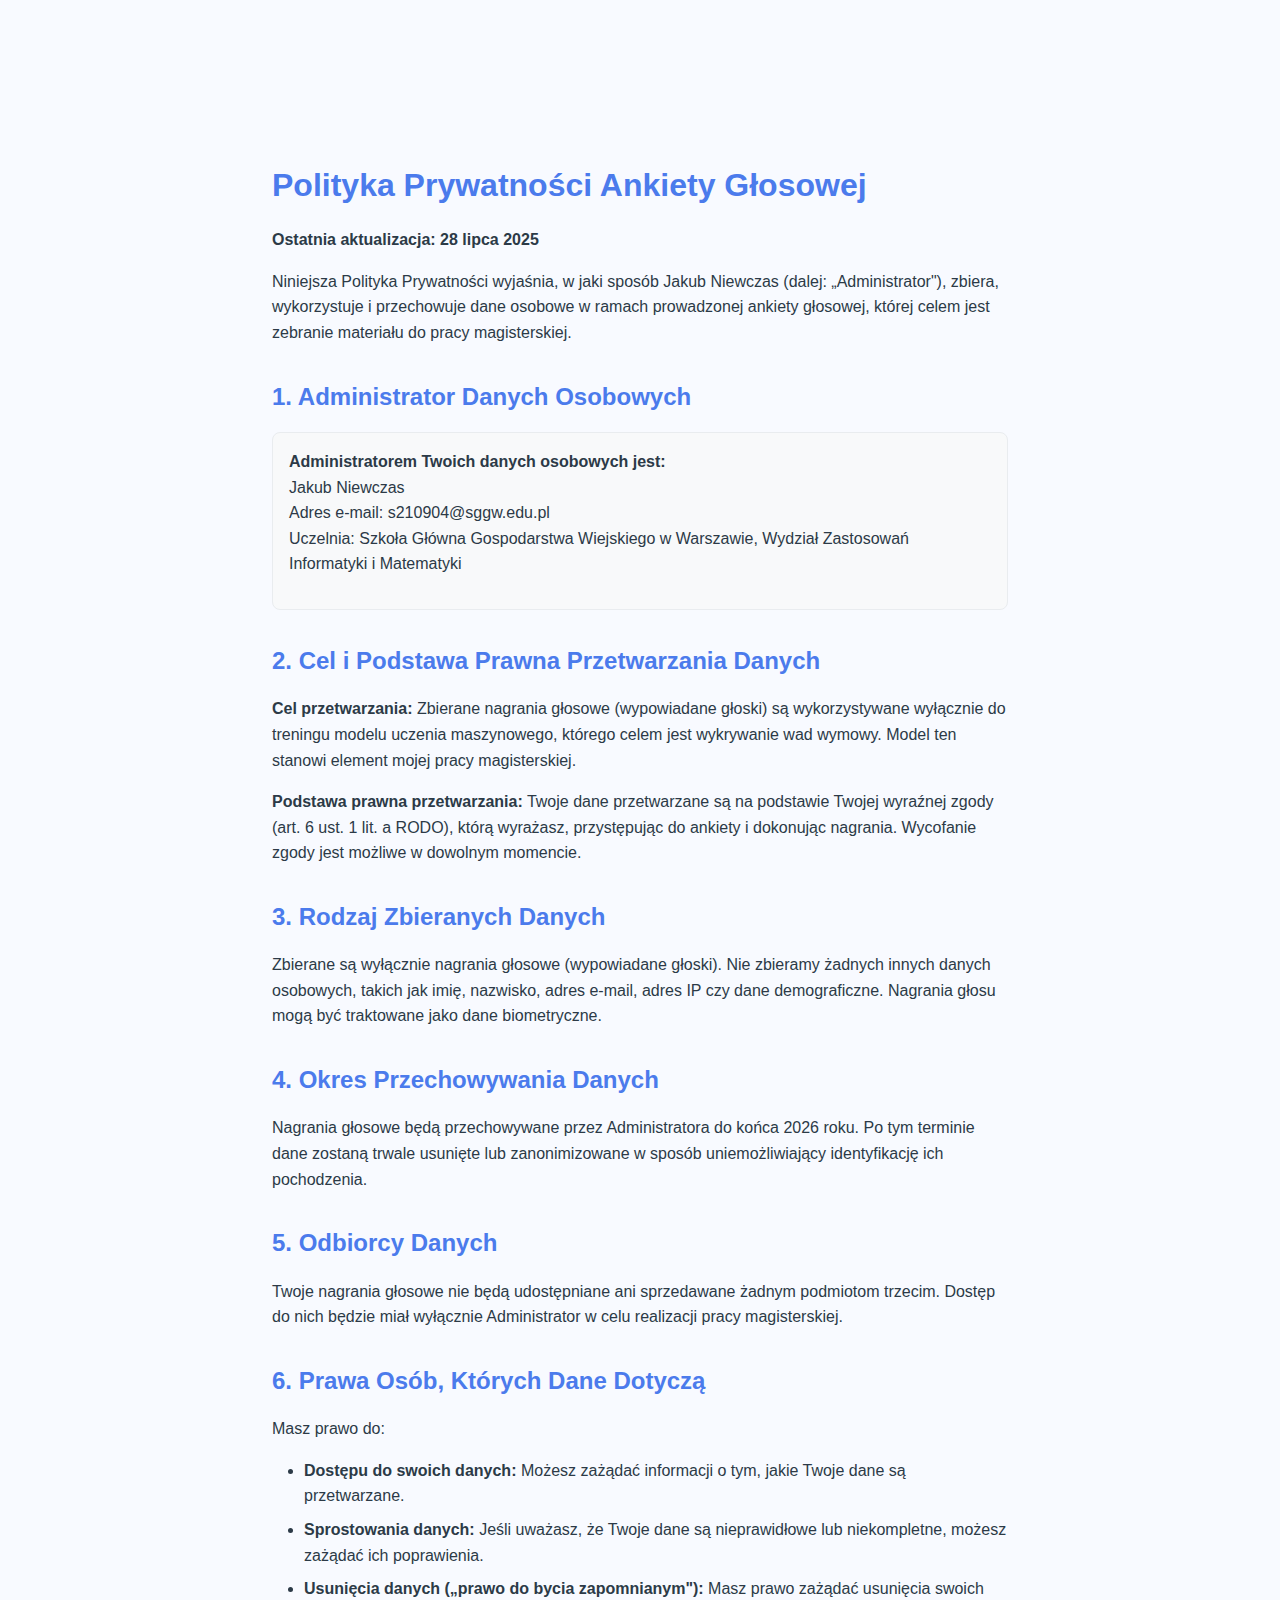
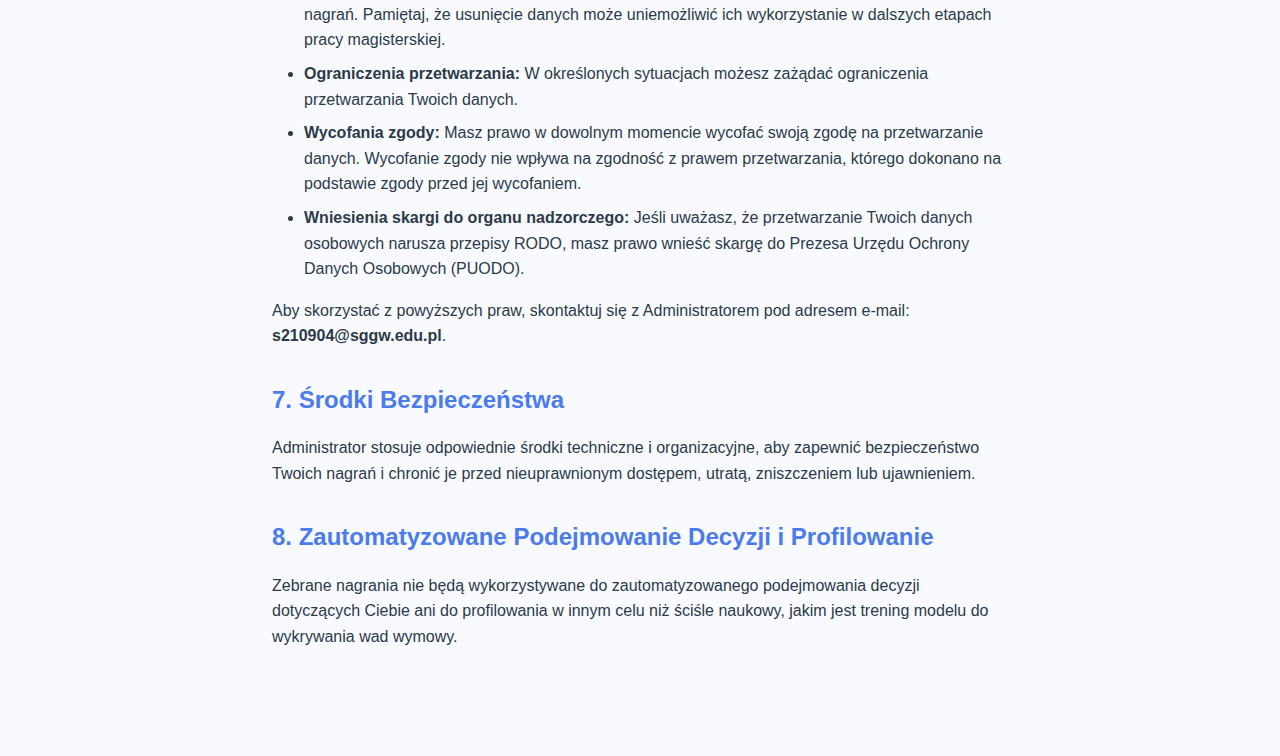
<file: frontend/privacy-policy.html>
<!DOCTYPE html>
<html lang="pl">
<head>
    <meta charset="UTF-8">
    <meta name="viewport" content="width=device-width, initial-scale=1.0">
    <title>Polityka Prywatności - Ankieta Głosowa</title>
    <style>
        :root {
            --primary-color: #4B7BEC;
            --background-color: #F8FAFF;
            --text-primary-color: #2C3A47;
            --background-secondary-color: #f8f9fa;
            --border-color: #e9ecef;
        }
        
        * {
            box-sizing: border-box;
            margin: 0;
            padding: 0;
        }
        
        html {
            scroll-behavior: smooth;
        }
        
        body {
            margin: 0;
            padding: 0;
            font-family: 'Segoe UI', Tahoma, Geneva, Verdana, sans-serif;
            background-color: var(--background-color);
            color: var(--text-primary-color);
            display: block;
            align-items: unset;
            justify-content: unset;
            min-height: unset;
            height: auto;
            overflow-x: hidden;
            overflow-y: auto;
            position: static;
        }
        
        .privacy-policy-container {
            max-width: 800px;
            margin: 10% auto 0 auto;
            padding: 2rem 2rem 10vh 2rem;
            line-height: 1.6;
            color: var(--text-primary-color, #333333);
            box-sizing: border-box;
            position: relative;
            top: 0;
        }
        
        .privacy-policy h1 {
            color: var(--primary-color, #007bff);
            margin-bottom: 1rem;
            margin-top: 0;
            font-size: 2rem;
            font-weight: 600;
        }
        
        .privacy-policy h2 {
            color: var(--primary-color, #007bff);
            margin-top: 2rem;
            margin-bottom: 1rem;
            font-size: 1.5rem;
            font-weight: 600;
        }
        
        .privacy-policy p {
            margin-bottom: 1rem;
            font-size: 1rem;
        }
        
        .privacy-policy ul {
            margin-bottom: 1rem;
            padding-left: 2rem;
        }
        
        .privacy-policy li {
            margin-bottom: 0.5rem;
            font-size: 1rem;
        }
        
        .contact-info {
            background-color: var(--background-secondary-color, #f8f9fa);
            padding: 1rem;
            border-radius: 8px;
            margin: 1rem 0;
            border: 1px solid var(--border-color, #e9ecef);
        }
        
        @media (max-width: 768px) {
            .privacy-policy-container {
                padding: 1rem 1rem 15vh 1rem;
            }
            
            .privacy-policy h1 {
                font-size: 1.5rem;
            }
            
            .privacy-policy h2 {
                font-size: 1.2rem;
            }
        }
        
        @media (max-width: 480px) {
            body {
                overflow-y: auto;
                height: auto;
            }
            
            .privacy-policy-container {
                padding: 0.5rem 0.5rem 20vh 0.5rem;
                min-height: auto;
            }
            
            .privacy-policy h1 {
                font-size: 1.3rem;
            }
            
            .privacy-policy h2 {
                font-size: 1.1rem;
            }
        }
    </style>
</head>
<body>

    <div class="privacy-policy-container">
        <div class="privacy-policy">
            <h1>Polityka Prywatności Ankiety Głosowej</h1>
            
            <p><strong>Ostatnia aktualizacja: 28 lipca 2025</strong></p>
            
            <p>Niniejsza Polityka Prywatności wyjaśnia, w jaki sposób Jakub Niewczas (dalej: „Administrator"), zbiera, wykorzystuje i przechowuje dane osobowe w ramach prowadzonej ankiety głosowej, której celem jest zebranie materiału do pracy magisterskiej.</p>

            <h2>1. Administrator Danych Osobowych</h2>
            <div class="contact-info">
                <p><strong>Administratorem Twoich danych osobowych jest:</strong><br>
                Jakub Niewczas<br>
                Adres e-mail: s210904@sggw.edu.pl<br>
                Uczelnia: Szkoła Główna Gospodarstwa Wiejskiego w Warszawie, Wydział Zastosowań Informatyki i Matematyki</p>
            </div>

            <h2>2. Cel i Podstawa Prawna Przetwarzania Danych</h2>
            <p><strong>Cel przetwarzania:</strong> Zbierane nagrania głosowe (wypowiadane głoski) są wykorzystywane wyłącznie do treningu modelu uczenia maszynowego, którego celem jest wykrywanie wad wymowy. Model ten stanowi element mojej pracy magisterskiej.</p>
            
            <p><strong>Podstawa prawna przetwarzania:</strong> Twoje dane przetwarzane są na podstawie Twojej wyraźnej zgody (art. 6 ust. 1 lit. a RODO), którą wyrażasz, przystępując do ankiety i dokonując nagrania. Wycofanie zgody jest możliwe w dowolnym momencie.</p>

            <h2>3. Rodzaj Zbieranych Danych</h2>
            <p>Zbierane są wyłącznie nagrania głosowe (wypowiadane głoski). Nie zbieramy żadnych innych danych osobowych, takich jak imię, nazwisko, adres e-mail, adres IP czy dane demograficzne. Nagrania głosu mogą być traktowane jako dane biometryczne.</p>

            <h2>4. Okres Przechowywania Danych</h2>
            <p>Nagrania głosowe będą przechowywane przez Administratora do końca 2026 roku. Po tym terminie dane zostaną trwale usunięte lub zanonimizowane w sposób uniemożliwiający identyfikację ich pochodzenia.</p>

            <h2>5. Odbiorcy Danych</h2>
            <p>Twoje nagrania głosowe nie będą udostępniane ani sprzedawane żadnym podmiotom trzecim. Dostęp do nich będzie miał wyłącznie Administrator w celu realizacji pracy magisterskiej.</p>

            <h2>6. Prawa Osób, Których Dane Dotyczą</h2>
            <p>Masz prawo do:</p>
            <ul>
                <li><strong>Dostępu do swoich danych:</strong> Możesz zażądać informacji o tym, jakie Twoje dane są przetwarzane.</li>
                
                <li><strong>Sprostowania danych:</strong> Jeśli uważasz, że Twoje dane są nieprawidłowe lub niekompletne, możesz zażądać ich poprawienia.</li>
                
                <li><strong>Usunięcia danych („prawo do bycia zapomnianym"):</strong> Masz prawo zażądać usunięcia swoich nagrań. Pamiętaj, że usunięcie danych może uniemożliwić ich wykorzystanie w dalszych etapach pracy magisterskiej.</li>
                
                <li><strong>Ograniczenia przetwarzania:</strong> W określonych sytuacjach możesz zażądać ograniczenia przetwarzania Twoich danych.</li>
                
                <li><strong>Wycofania zgody:</strong> Masz prawo w dowolnym momencie wycofać swoją zgodę na przetwarzanie danych. Wycofanie zgody nie wpływa na zgodność z prawem przetwarzania, którego dokonano na podstawie zgody przed jej wycofaniem.</li>
                
                <li><strong>Wniesienia skargi do organu nadzorczego:</strong> Jeśli uważasz, że przetwarzanie Twoich danych osobowych narusza przepisy RODO, masz prawo wnieść skargę do Prezesa Urzędu Ochrony Danych Osobowych (PUODO).</li>
            </ul>
            
            <p>Aby skorzystać z powyższych praw, skontaktuj się z Administratorem pod adresem e-mail: <strong>s210904@sggw.edu.pl</strong>.</p>

            <h2>7. Środki Bezpieczeństwa</h2>
            <p>Administrator stosuje odpowiednie środki techniczne i organizacyjne, aby zapewnić bezpieczeństwo Twoich nagrań i chronić je przed nieuprawnionym dostępem, utratą, zniszczeniem lub ujawnieniem.</p>

            <h2>8. Zautomatyzowane Podejmowanie Decyzji i Profilowanie</h2>
            <p>Zebrane nagrania nie będą wykorzystywane do zautomatyzowanego podejmowania decyzji dotyczących Ciebie ani do profilowania w innym celu niż ściśle naukowy, jakim jest trening modelu do wykrywania wad wymowy.</p>
        </div>
    </div>
</body>
</html>
</file>
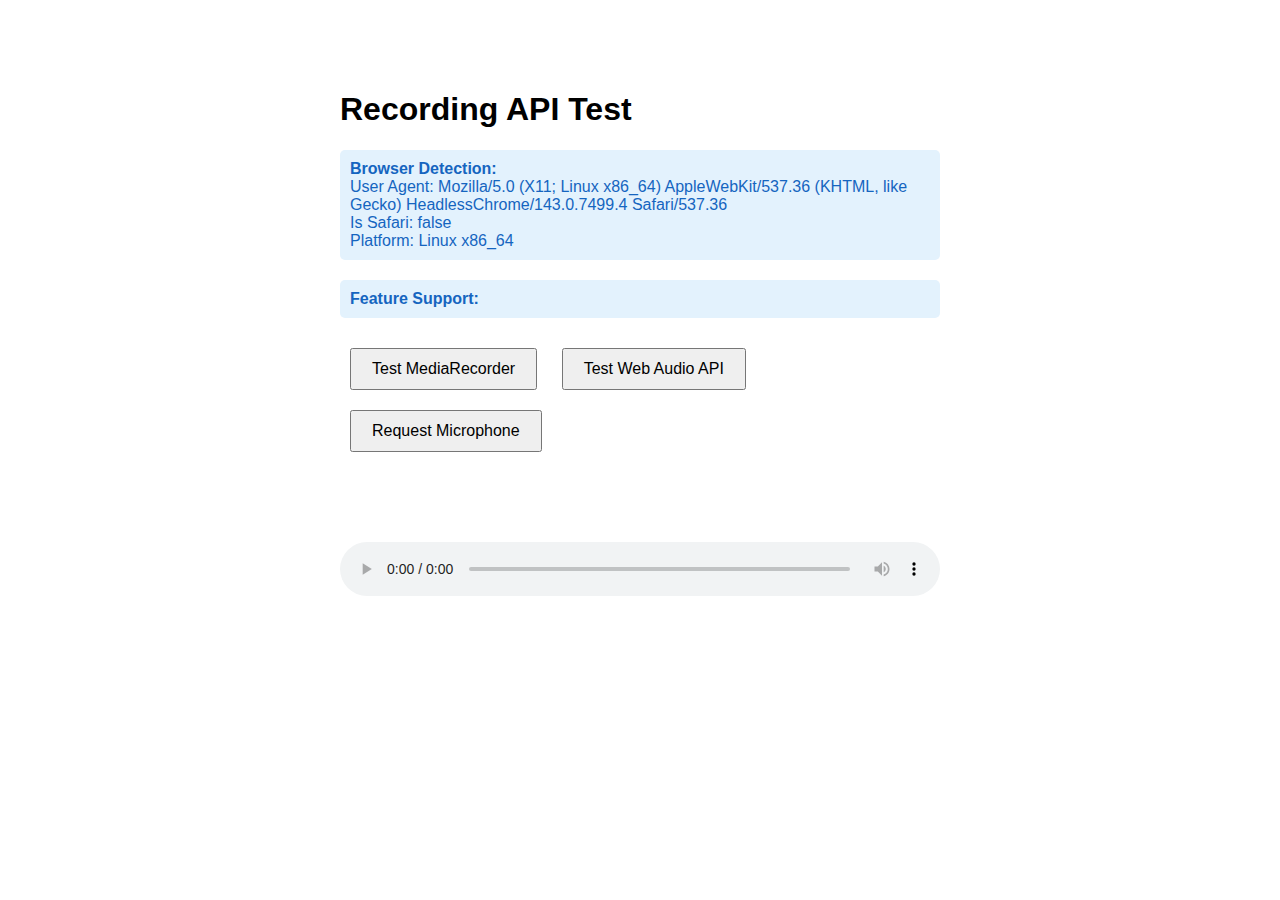
<file: frontend/test-recording.html>
<!DOCTYPE html>
<html lang="en">
<head>
    <meta charset="UTF-8">
    <meta name="viewport" content="width=device-width, initial-scale=1.0">
    <title>Recording Test</title>
    <style>
        body { 
            font-family: Arial, sans-serif; 
            max-width: 600px; 
            margin: 50px auto; 
            padding: 20px; 
        }
        button { 
            padding: 10px 20px; 
            margin: 10px; 
            font-size: 16px; 
        }
        .status { 
            margin: 20px 0; 
            padding: 10px; 
            border-radius: 5px; 
        }
        .info { background: #e3f2fd; color: #1565c0; }
        .success { background: #e8f5e8; color: #2e7d32; }
        .error { background: #ffebee; color: #c62828; }
    </style>
</head>
<body>
    <h1>Recording API Test</h1>
    
    <div id="browser-info" class="status info">
        <strong>Browser Detection:</strong>
        <div id="browser-details"></div>
    </div>
    
    <div id="feature-support" class="status info">
        <strong>Feature Support:</strong>
        <div id="features"></div>
    </div>
    
    <button onclick="testMediaRecorder()">Test MediaRecorder</button>
    <button onclick="testWebAudio()">Test Web Audio API</button>
    <button onclick="requestMic()">Request Microphone</button>
    
    <div id="status" class="status"></div>
    
    <audio id="playback" controls style="width: 100%; margin: 20px 0;"></audio>
    
    <script type="module">
        // Safari detection
        function isSafari() {
            return /^((?!chrome|android).)*safari/i.test(navigator.userAgent);
        }
        
        // Update browser info
        document.getElementById('browser-details').innerHTML = `
            User Agent: ${navigator.userAgent}<br>
            Is Safari: ${isSafari()}<br>
            Platform: ${navigator.platform}
        `;
        
        // Check feature support
        const features = [
            { name: 'MediaRecorder', supported: typeof MediaRecorder !== 'undefined' },
            { name: 'AudioContext', supported: typeof (window.AudioContext || window.webkitAudioContext) !== 'undefined' },
            { name: 'getUserMedia', supported: typeof navigator.mediaDevices?.getUserMedia !== 'undefined' },
            { name: 'AudioWorklet', supported: typeof AudioContext.prototype.audioWorklet !== 'undefined' }
        ];
        
        document.getElementById('features').innerHTML = features
            .map(f => `${f.name}: ${f.supported ? '✅' : '❌'}`)
            .join('<br>');
        
        let currentStream = null;
        
        window.requestMic = async function() {
            try {
                currentStream = await navigator.mediaDevices.getUserMedia({ audio: true });
                setStatus('Microphone access granted!', 'success');
            } catch (error) {
                setStatus(`Microphone error: ${error.message}`, 'error');
            }
        };
        
        window.testMediaRecorder = async function() {
            if (!currentStream) {
                setStatus('Please request microphone access first', 'error');
                return;
            }
            
            try {
                setStatus('Starting MediaRecorder test...', 'info');
                
                const mimeTypes = ['audio/wav', 'audio/mp4', 'audio/webm', 'audio/ogg'];
                let supportedType = mimeTypes.find(type => MediaRecorder.isTypeSupported(type));
                
                if (!supportedType) {
                    throw new Error('No supported MIME types');
                }
                
                const chunks = [];
                const recorder = new MediaRecorder(currentStream, { mimeType: supportedType });
                
                recorder.ondataavailable = (e) => chunks.push(e.data);
                recorder.onstop = () => {
                    const blob = new Blob(chunks, { type: supportedType });
                    setStatus(`MediaRecorder: ${blob.size} bytes recorded`, blob.size > 0 ? 'success' : 'error');
                    
                    if (blob.size > 0) {
                        const audio = document.getElementById('playback');
                        audio.src = URL.createObjectURL(blob);
                    }
                };
                
                recorder.start();
                setTimeout(() => recorder.stop(), 2000);
                
            } catch (error) {
                setStatus(`MediaRecorder error: ${error.message}`, 'error');
            }
        };
        
        window.testWebAudio = async function() {
            if (!currentStream) {
                setStatus('Please request microphone access first', 'error');
                return;
            }
            
            try {
                setStatus('Starting Web Audio API test...', 'info');
                
                const audioContext = new (window.AudioContext || window.webkitAudioContext)({ sampleRate: 44100 });
                const source = audioContext.createMediaStreamSource(currentStream);
                const processor = audioContext.createScriptProcessor(4096, 1, 1);
                
                const recordedData = [];
                
                processor.onaudioprocess = (e) => {
                    const inputData = e.inputBuffer.getChannelData(0);
                    recordedData.push(...inputData);
                };
                
                source.connect(processor);
                processor.connect(audioContext.destination);
                
                setTimeout(() => {
                    processor.disconnect();
                    source.disconnect();
                    audioContext.close();
                    
                    // Create WAV blob
                    const buffer = new Float32Array(recordedData);
                    const wavBlob = createWAVBlob(buffer, 44100);
                    
                    setStatus(`Web Audio API: ${wavBlob.size} bytes recorded`, wavBlob.size > 0 ? 'success' : 'error');
                    
                    if (wavBlob.size > 0) {
                        const audio = document.getElementById('playback');
                        audio.src = URL.createObjectURL(wavBlob);
                    }
                }, 2000);
                
            } catch (error) {
                setStatus(`Web Audio API error: ${error.message}`, 'error');
            }
        };
        
        function createWAVBlob(buffer, sampleRate) {
            const length = buffer.length;
            const arrayBuffer = new ArrayBuffer(44 + length * 2);
            const view = new DataView(arrayBuffer);
            
            // WAV header
            const writeString = (offset, string) => {
                for (let i = 0; i < string.length; i++) {
                    view.setUint8(offset + i, string.charCodeAt(i));
                }
            };
            
            writeString(0, 'RIFF');
            view.setUint32(4, 36 + length * 2, true);
            writeString(8, 'WAVE');
            writeString(12, 'fmt ');
            view.setUint32(16, 16, true);
            view.setUint16(20, 1, true);
            view.setUint16(22, 1, true);
            view.setUint32(24, sampleRate, true);
            view.setUint32(28, sampleRate * 2, true);
            view.setUint16(32, 2, true);
            view.setUint16(34, 16, true);
            writeString(36, 'data');
            view.setUint32(40, length * 2, true);
            
            // Convert float samples to 16-bit PCM
            let offset = 44;
            for (let i = 0; i < length; i++) {
                const sample = Math.max(-1, Math.min(1, buffer[i]));
                view.setInt16(offset, sample * 0x7FFF, true);
                offset += 2;
            }
            
            return new Blob([arrayBuffer], { type: 'audio/wav' });
        }
        
        function setStatus(message, type = 'info') {
            const statusEl = document.getElementById('status');
            statusEl.textContent = message;
            statusEl.className = `status ${type}`;
        }
    </script>
</body>
</html>
</file>
